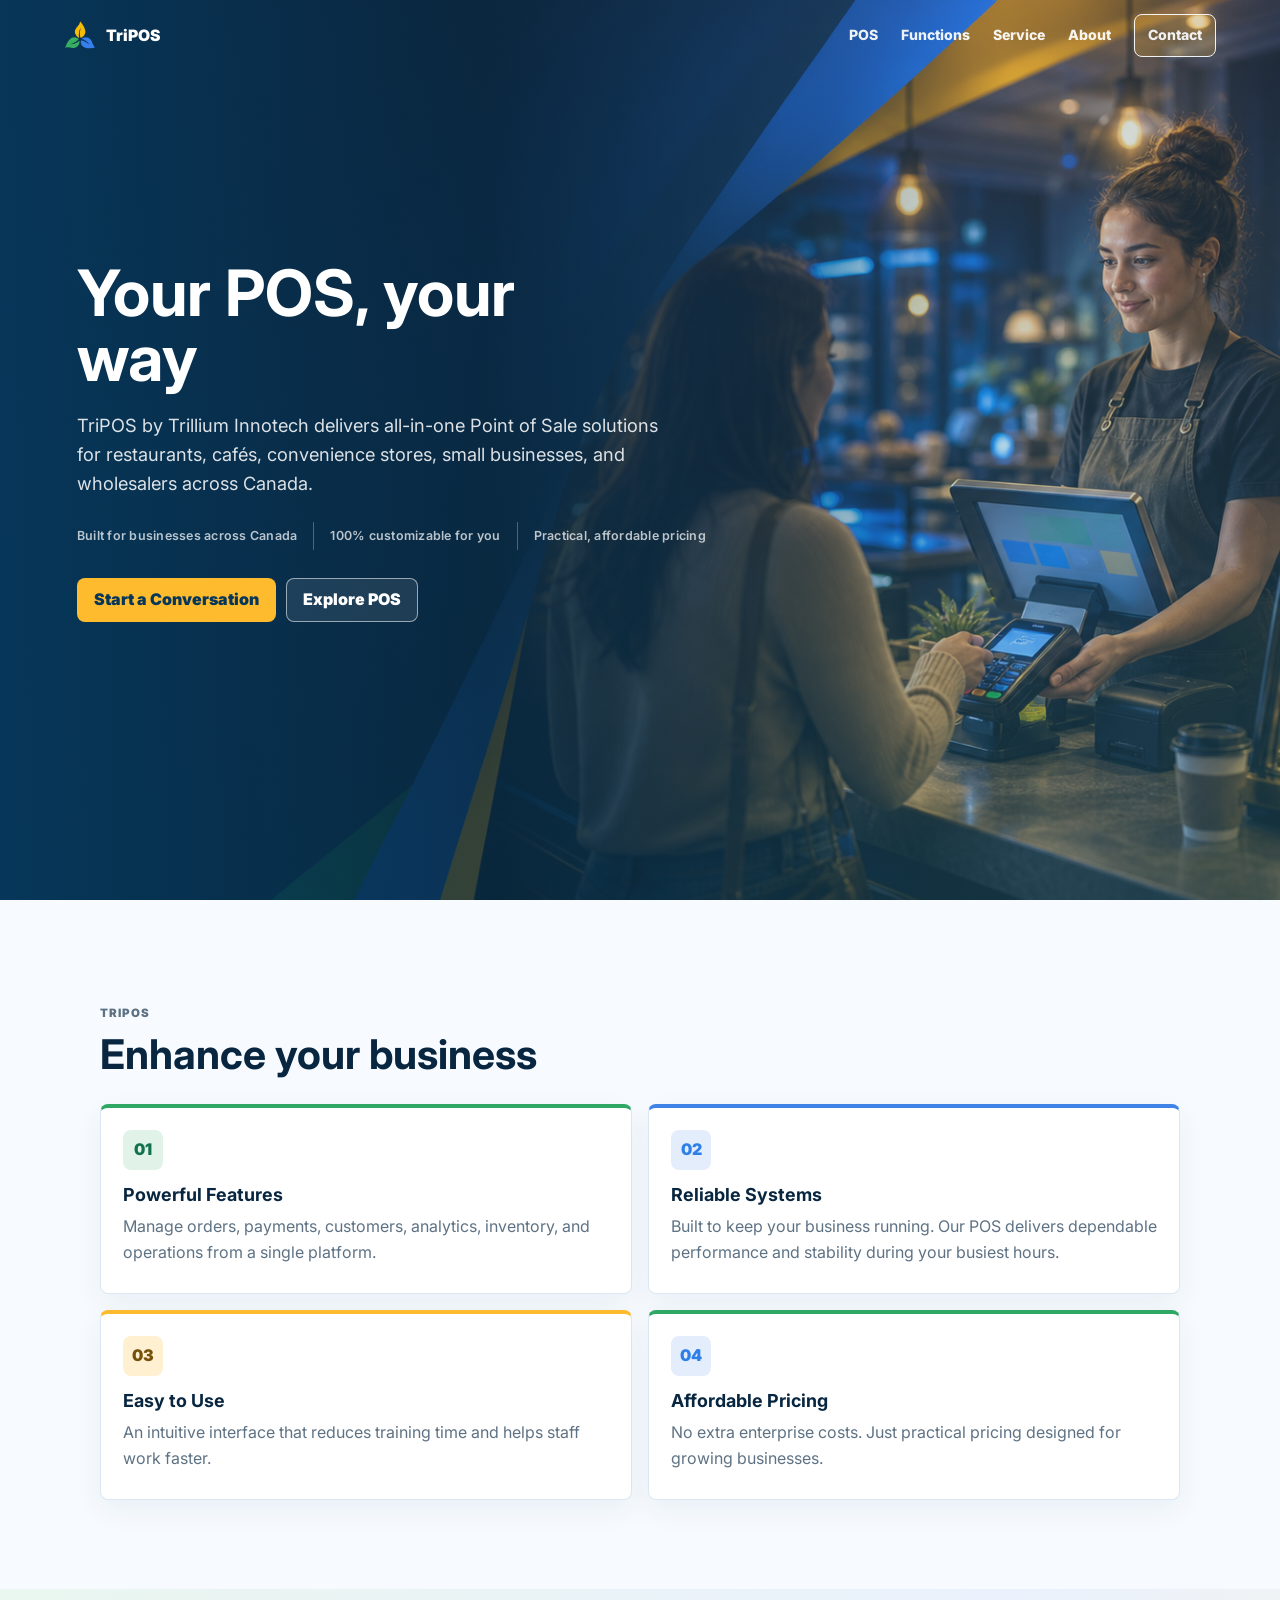
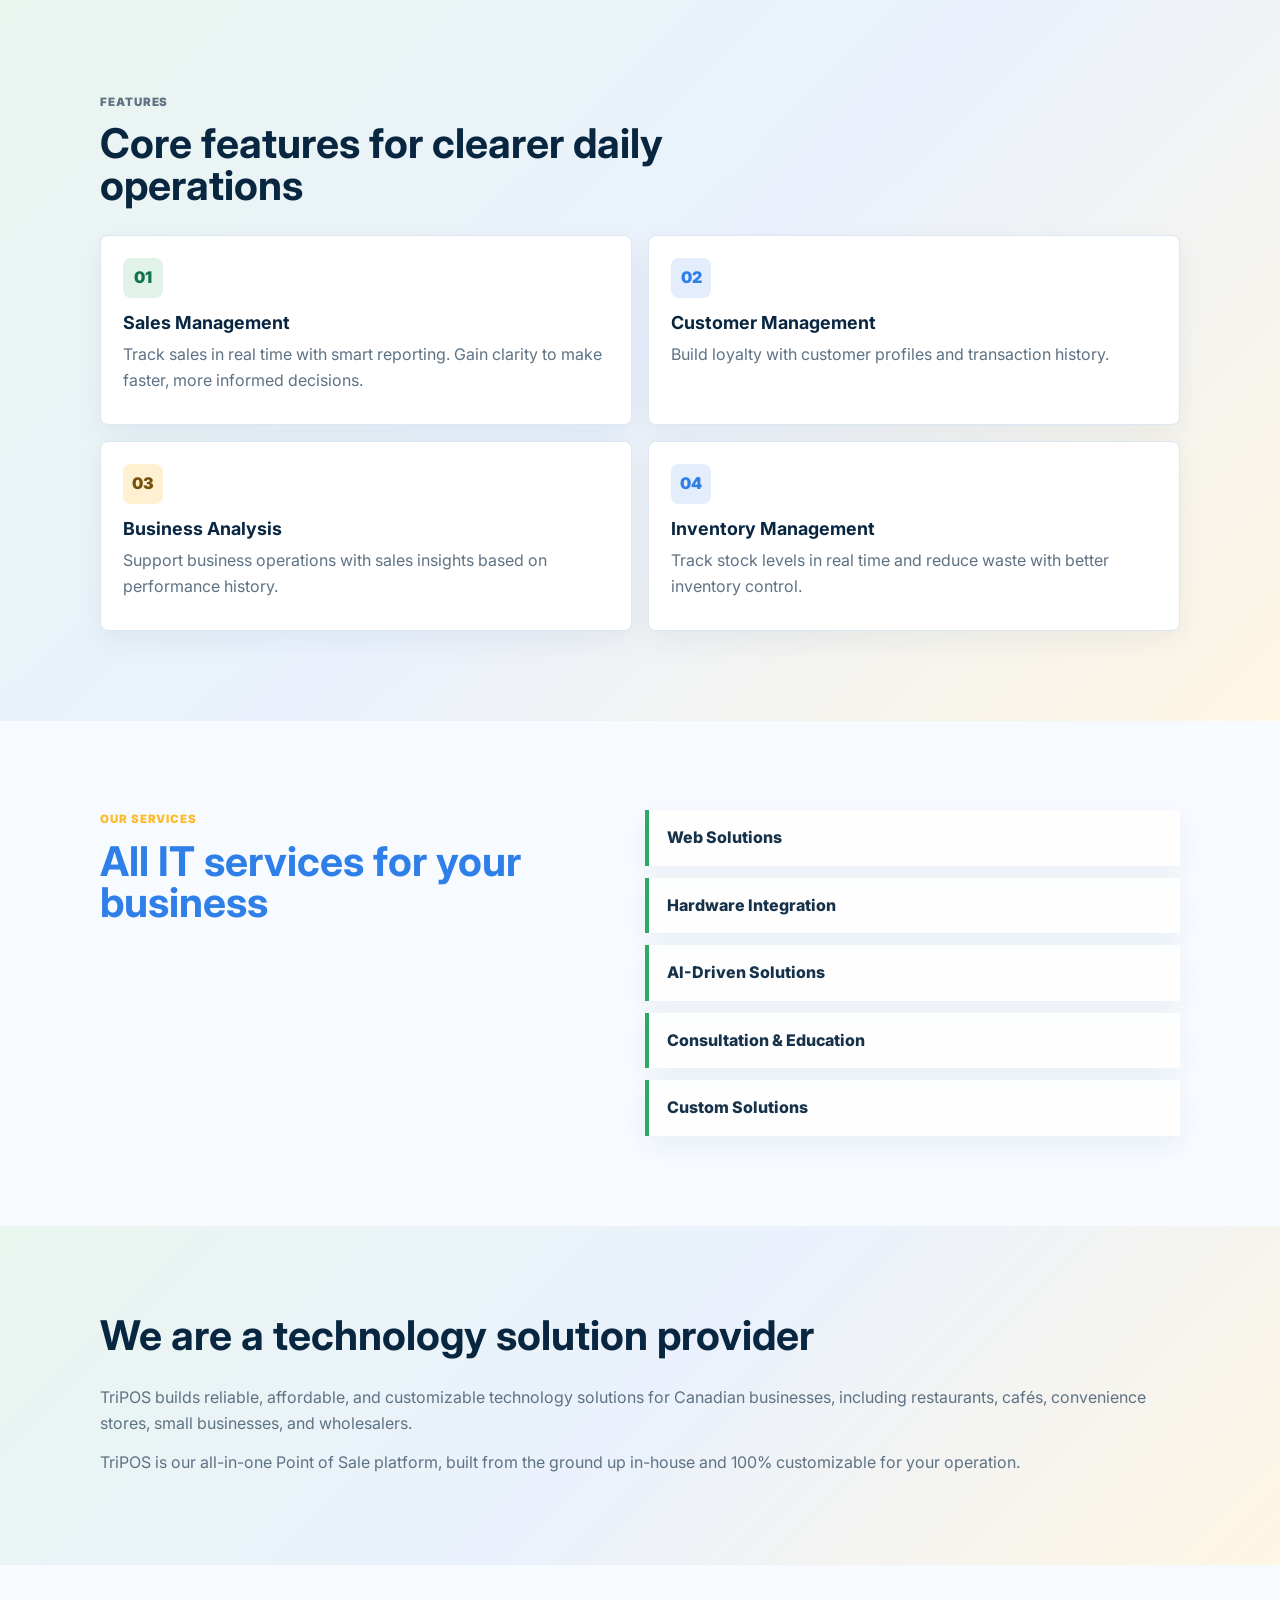
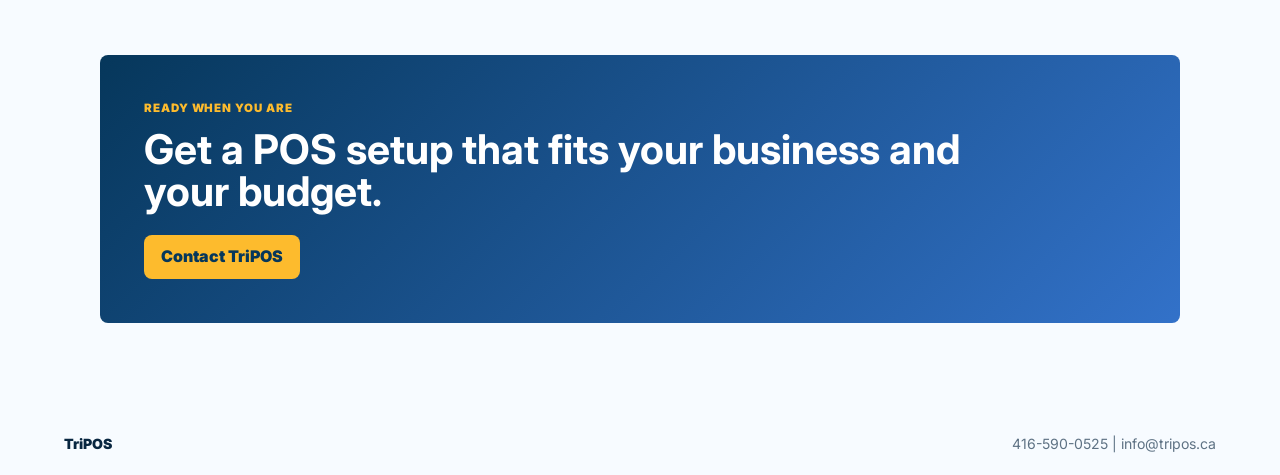
<file: index.html>
<!doctype html>
<html lang="en">
  <head>
    <meta charset="utf-8">
    <meta name="viewport" content="width=device-width, initial-scale=1">
    <meta name="description" content="TriPOS Canada delivers custom POS solutions for Canadian restaurants, cafes, and retail businesses.">
    <title>TriPOS Canada | Your POS, Your Way</title>
    <link rel="preconnect" href="https://fonts.googleapis.com">
    <link rel="preconnect" href="https://fonts.gstatic.com" crossorigin>
    <link href="https://fonts.googleapis.com/css2?family=Inter:wght@400;500;600;700;800;900&display=swap" rel="stylesheet">
    <link rel="icon" type="image/png" href="assets/logo_remove_bg.png">
    <link rel="stylesheet" href="styles.css">
  </head>
  <body>
    <header class="site-header" data-header>
      <a class="brand" href="index.html" aria-label="TriPOS home">
        <img src="assets/logo_remove_bg.png" alt="TriPOS" class="header-logo" aria-hidden="true">
        <span>TriPOS</span>
      </a>
      <nav class="nav" aria-label="Primary navigation">
        <a href="pos.html">POS</a>
        <a href="functions.html">Functions</a>
        <a href="service.html">Service</a>
        <a href="about.html">About</a>
        <a class="nav-cta" href="contact.html">Contact</a>
      </nav>
    </header>

    <main>
      <section class="hero">
        <img class="hero-image" src="assets/pos-hero.png" alt="Cafe checkout payment moment with POS technology">
        <div class="hero-overlay" aria-hidden="true"></div>
        <div class="hero-content">
          <h1>Your POS, your way</h1>
          <p class="hero-copy">
            TriPOS by Trillium Innotech delivers all-in-one Point of Sale solutions for restaurants, cafés, convenience stores, small businesses, and wholesalers across Canada.
          </p>
          <div class="trust-strip" aria-label="Key commitments">
            <span>Built for businesses across Canada</span>
            <span>100% customizable for you</span>
            <span>Practical, affordable pricing</span>
          </div>
          <div class="hero-actions">
            <a class="button primary" href="contact.html">Start a Conversation</a>
            <a class="button secondary" href="pos.html">Explore POS</a>
          </div>
        </div>
      </section>

      <section class="section">
        <div class="section-inner">
          <div class="section-heading">
            <p class="eyebrow">TriPOS</p>
            <h2>Enhance your business</h2>
          </div>
          <div class="feature-layout">
            <article class="feature-card strong">
              <span class="card-icon">01</span>
              <h3>Powerful Features</h3>
              <p>Manage orders, payments, customers, analytics, inventory, and operations from a single platform.</p>
            </article>
            <article class="feature-card strong">
              <span class="card-icon">02</span>
              <h3>Reliable Systems</h3>
              <p>Built to keep your business running. Our POS delivers dependable performance and stability during your busiest hours.</p>
            </article>
            <article class="feature-card strong">
              <span class="card-icon">03</span>
              <h3>Easy to Use</h3>
              <p>An intuitive interface that reduces training time and helps staff work faster.</p>
            </article>
            <article class="feature-card strong">
              <span class="card-icon">04</span>
              <h3>Affordable Pricing</h3>
              <p>No extra enterprise costs. Just practical pricing designed for growing businesses.</p>
            </article>
          </div>
        </div>
      </section>

      <section class="section band">
        <div class="section-inner">
          <div class="section-heading">
            <p class="eyebrow">Features</p>
            <h2>Core features for clearer daily operations</h2>
          </div>
          <div class="feature-layout">
            <article class="feature-card">
              <span class="card-icon">01</span>
              <h3>Sales Management</h3>
              <p>Track sales in real time with smart reporting. Gain clarity to make faster, more informed decisions.</p>
            </article>
            <article class="feature-card">
              <span class="card-icon">02</span>
              <h3>Customer Management</h3>
              <p>Build loyalty with customer profiles and transaction history.</p>
            </article>
            <article class="feature-card">
              <span class="card-icon">03</span>
              <h3>Business Analysis</h3>
              <p>Support business operations with sales insights based on performance history.</p>
            </article>
            <article class="feature-card">
              <span class="card-icon">04</span>
              <h3>Inventory Management</h3>
              <p>Track stock levels in real time and reduce waste with better inventory control.</p>
            </article>
          </div>
        </div>
      </section>

      <section class="section">
        <div class="section-inner split">
          <div>
            <p class="eyebrow">Our Services</p>
            <h2 style="color: var(--ocean);">All IT services for your business</h2>
          </div>
          <div class="check-list">
            <div class="check-item">
              <p>Web Solutions</p>
              <span class="check-desc">Custom websites and web applications tailored to your brand and business needs.</span>
            </div>
            <div class="check-item">
              <p>Hardware Integration</p>
              <span class="check-desc">Seamless setup and support for POS hardware, peripherals, and networking.</span>
            </div>
            <div class="check-item">
              <p>AI-Driven Solutions</p>
              <span class="check-desc">Smart automation and AI tools to streamline operations and boost efficiency.</span>
            </div>
            <div class="check-item">
              <p>Consultation &amp; Education</p>
              <span class="check-desc">Expert guidance and training to help your team get the most from your technology.</span>
            </div>
            <div class="check-item">
              <p>Custom Solutions</p>
              <span class="check-desc">Bespoke software and system builds designed around your unique workflow.</span>
            </div>
          </div>
        </div>
      </section>

      <section class="section band">
        <div class="section-inner">
          <div style="margin-bottom: 28px;">
            <h2>We are a technology solution provider</h2>
          </div>
          <div class="body-copy">
            <p>TriPOS builds reliable, affordable, and customizable technology solutions for Canadian businesses, including restaurants, cafés, convenience stores, small businesses, and wholesalers.</p>
            <p>TriPOS is our all-in-one Point of Sale platform, built from the ground up in-house and 100% customizable for your operation.</p>
          </div>
        </div>
      </section>

      <section class="section">
        <div class="section-inner cta-panel">
          <p class="eyebrow">Ready when you are</p>
          <h2>Get a POS setup that fits your business and your budget.</h2>
          <a class="button primary" href="contact.html">Contact TriPOS</a>
        </div>
      </section>
    </main>

    <footer class="footer">
      <span>TriPOS</span>
      <span>416-590-0525 | info@tripos.ca</span>
    </footer>

    <script src="script.js"></script>
  </body>
</html>
</file>
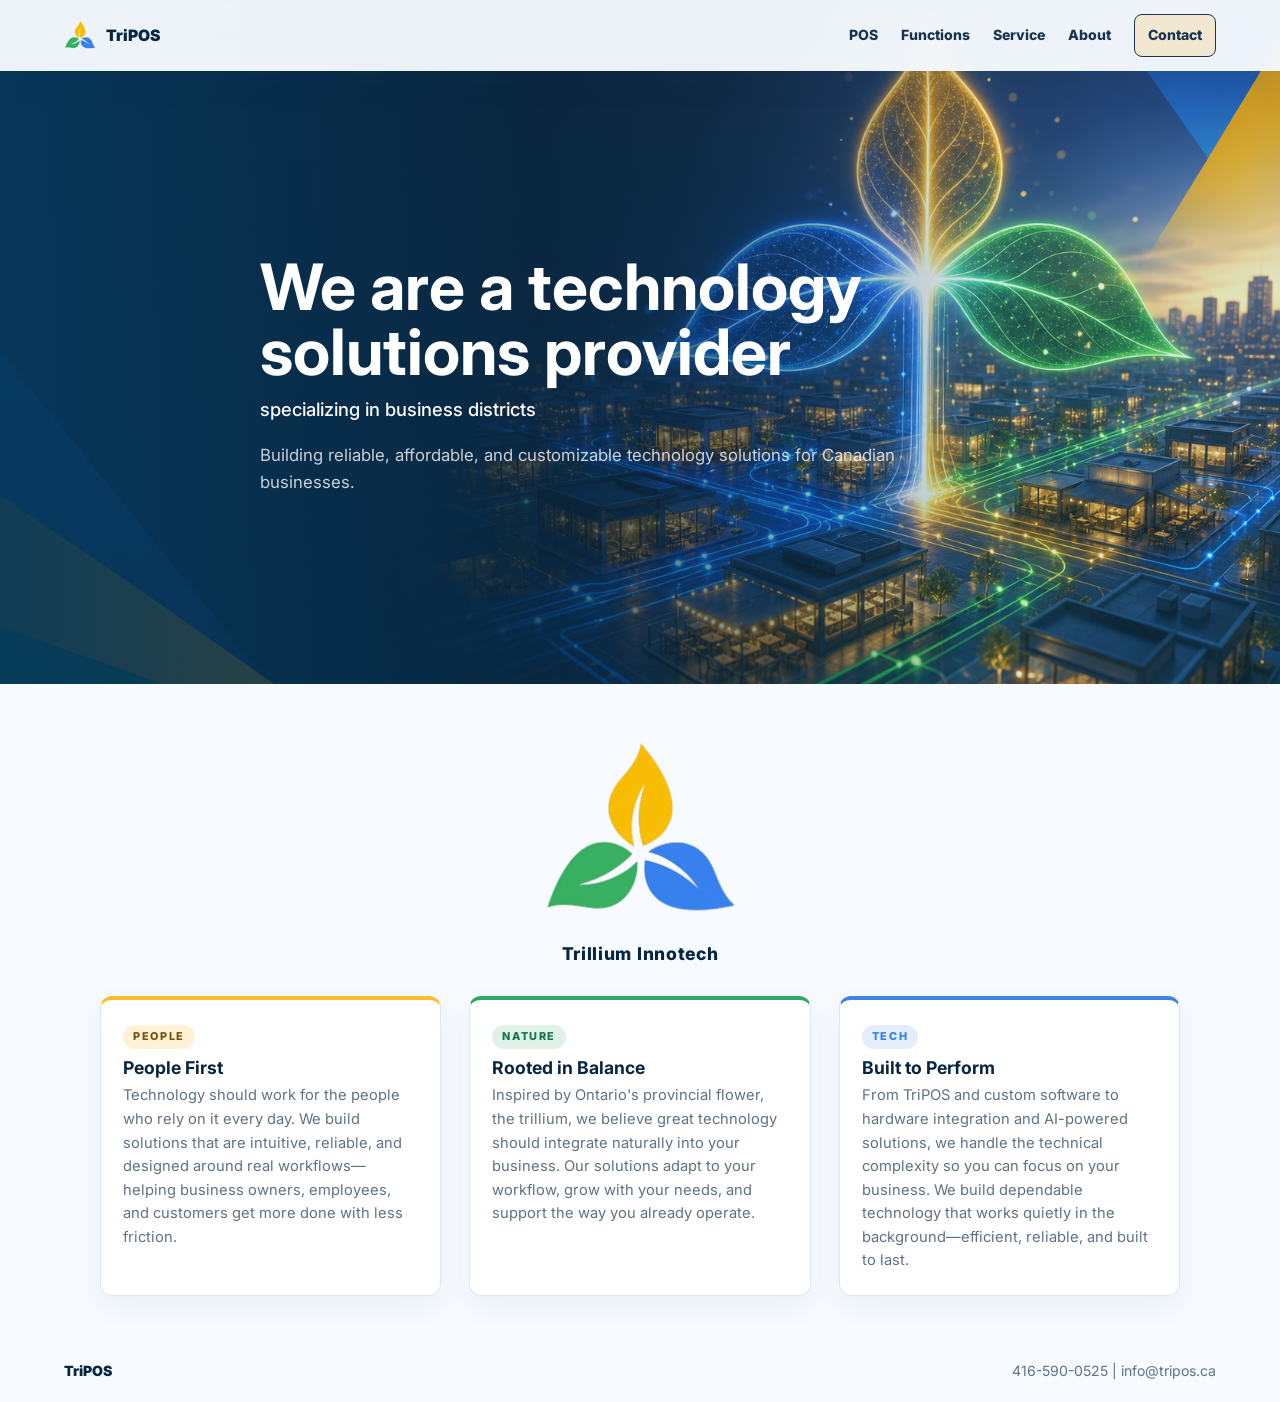
<file: about.html>
<!doctype html>
<html lang="en">
  <head>
    <meta charset="utf-8">
    <meta name="viewport" content="width=device-width, initial-scale=1">
    <meta name="description" content="Learn about TriPOS, a Canadian POS company focused on support, innovation, and practical technology.">
    <title>About | TriPOS</title>
    <link rel="preconnect" href="https://fonts.googleapis.com">
    <link rel="preconnect" href="https://fonts.gstatic.com" crossorigin>
    <link href="https://fonts.googleapis.com/css2?family=Inter:wght@400;500;600;700;800;900&display=swap" rel="stylesheet">
    <link rel="icon" type="image/png" href="assets/logo_remove_bg.png">
    <link rel="stylesheet" href="styles.css">
  </head>
  <body>
    <header class="site-header light" data-header>
      <a class="brand" href="index.html" aria-label="TriPOS home"><img src="assets/logo_remove_bg.png" alt="TriPOS" class="header-logo"><span>TriPOS</span></a>
      <nav class="nav" aria-label="Primary navigation">
        <a href="pos.html">POS</a><a href="functions.html">Functions</a><a href="service.html">Service</a><a href="about.html">About</a><a class="nav-cta" href="contact.html">Contact</a>
      </nav>
    </header>
    <main>
      <section class="page-hero">
        <img class="page-hero-image" src="assets/about-hero.png" alt="Abstract Trillium technology network connecting local businesses">
        <div class="page-hero-overlay" aria-hidden="true"></div>
        <div class="section-inner narrow">
          <h1>We are a technology solutions provider</h1>
          <p style="margin-top: 10px; color: var(--white); font-size: 1.15rem; font-weight: 500;">specializing in business districts</p>
          <p>Building reliable, affordable, and customizable technology solutions for Canadian businesses.</p>
        </div>
      </section>
      <section class="section about-trinity-section">
        <div class="section-inner trinity-layout">
          <div class="trinity-logo-cell">
            <img src="assets/logo_remove_bg.png" alt="Trillium Innotech" class="trinity-logo">
            <p class="trinity-tagline">Trillium Innotech</p>
          </div>
          <div class="trinity-cards">
            <article class="trinity-value trinity-people">
              <span class="trinity-label">People</span>
              <h3>People First</h3>
              <p>Technology should work for the people who rely on it every day. We build solutions that are intuitive, reliable, and designed around real workflows—helping business owners, employees, and customers get more done with less friction.</p>
            </article>
            <article class="trinity-value trinity-nature">
              <span class="trinity-label">Nature</span>
              <h3>Rooted in Balance</h3>
              <p>Inspired by Ontario's provincial flower, the trillium, we believe great technology should integrate naturally into your business. Our solutions adapt to your workflow, grow with your needs, and support the way you already operate.</p>
            </article>
            <article class="trinity-value trinity-tech">
              <span class="trinity-label">Tech</span>
              <h3>Built to Perform</h3>
              <p>From TriPOS and custom software to hardware integration and AI-powered solutions, we handle the technical complexity so you can focus on your business. We build dependable technology that works quietly in the background—efficient, reliable, and built to last.</p>
            </article>
          </div>
        </div>
      </section>
    </main>
    <footer class="footer"><span>TriPOS</span><span>416-590-0525 | info@tripos.ca</span></footer>
    <script src="script.js"></script>
  </body>
</html>
</file>
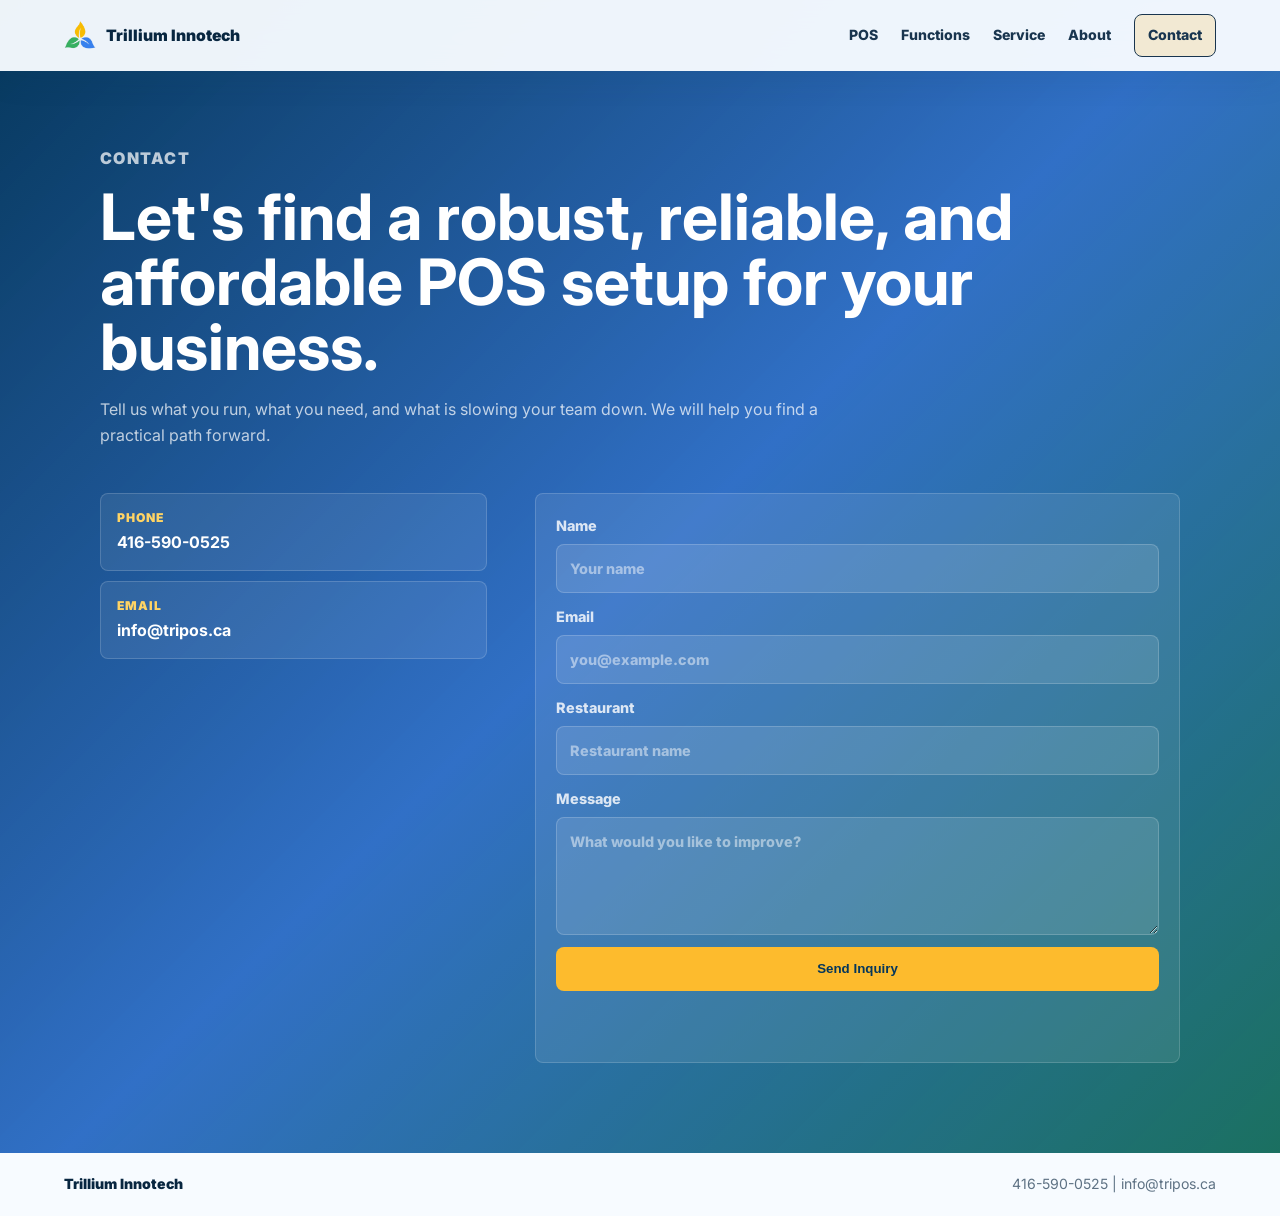
<file: contact.html>
<!doctype html>
<html lang="en">
  <head>
    <meta charset="utf-8">
    <meta name="viewport" content="width=device-width, initial-scale=1">
    <meta name="description" content="Contact Trillium Innotech for restaurant POS solutions in Canada.">
    <title>Contact | Trillium Innotech</title>
    <link rel="preconnect" href="https://fonts.googleapis.com">
    <link rel="preconnect" href="https://fonts.gstatic.com" crossorigin>
    <link href="https://fonts.googleapis.com/css2?family=Inter:wght@400;500;600;700;800;900&display=swap" rel="stylesheet">
    <link rel="icon" type="image/png" href="assets/logo_remove_bg.png">
    <link rel="stylesheet" href="styles.css">
  </head>
  <body>
    <header class="site-header light" data-header>
      <a class="brand" href="index.html" aria-label="Trillium Innotech home"><img src="assets/logo_remove_bg.png" alt="Trillium Innotech" class="header-logo"><span>Trillium Innotech</span></a>
      <nav class="nav" aria-label="Primary navigation">
        <a href="pos.html">POS</a><a href="functions.html">Functions</a><a href="service.html">Service</a><a href="about.html">About</a><a class="nav-cta" href="contact.html">Contact</a>
      </nav>
    </header>
    <main>
      <section class="contact page-contact">
        <div class="section-inner contact-stack">
          <div class="contact-intro">
            <p class="eyebrow">Contact</p>
            <h1>Let's find a robust, reliable, and affordable POS setup for your business.</h1>
            <p>Tell us what you run, what you need, and what is slowing your team down. We will help you find a practical path forward.</p>
          </div>
          <div class="contact-lower">
            <div class="contact-details">
              <div class="contact-methods" aria-label="Contact details">
                <a href="tel:4165900525"><span>Phone</span><strong>416-590-0525</strong></a>
                <a href="mailto:info@tripos.ca"><span>Email</span><strong>info@tripos.ca</strong></a>
              </div>
            </div>
            <form class="contact-form" action="/api/contact" method="post" aria-label="Contact form" data-contact-form>
              <label><span>Name</span><input type="text" name="name" autocomplete="name" placeholder="Your name" required></label>
              <label><span>Email</span><input type="email" name="email" autocomplete="email" placeholder="you@example.com" required></label>
              <label><span>Restaurant</span><input type="text" name="restaurant" placeholder="Restaurant name"></label>
              <label><span>Message</span><textarea name="message" rows="4" placeholder="What would you like to improve?" required></textarea></label>
              <button class="button primary" type="submit">Send Inquiry</button>
              <p class="form-status" data-form-status role="status" aria-live="polite"></p>
            </form>
          </div>
        </div>
      </section>
    </main>
    <footer class="footer"><span>Trillium Innotech</span><span>416-590-0525 | info@tripos.ca</span></footer>
    <script src="script.js"></script>
  </body>
</html>
</file>
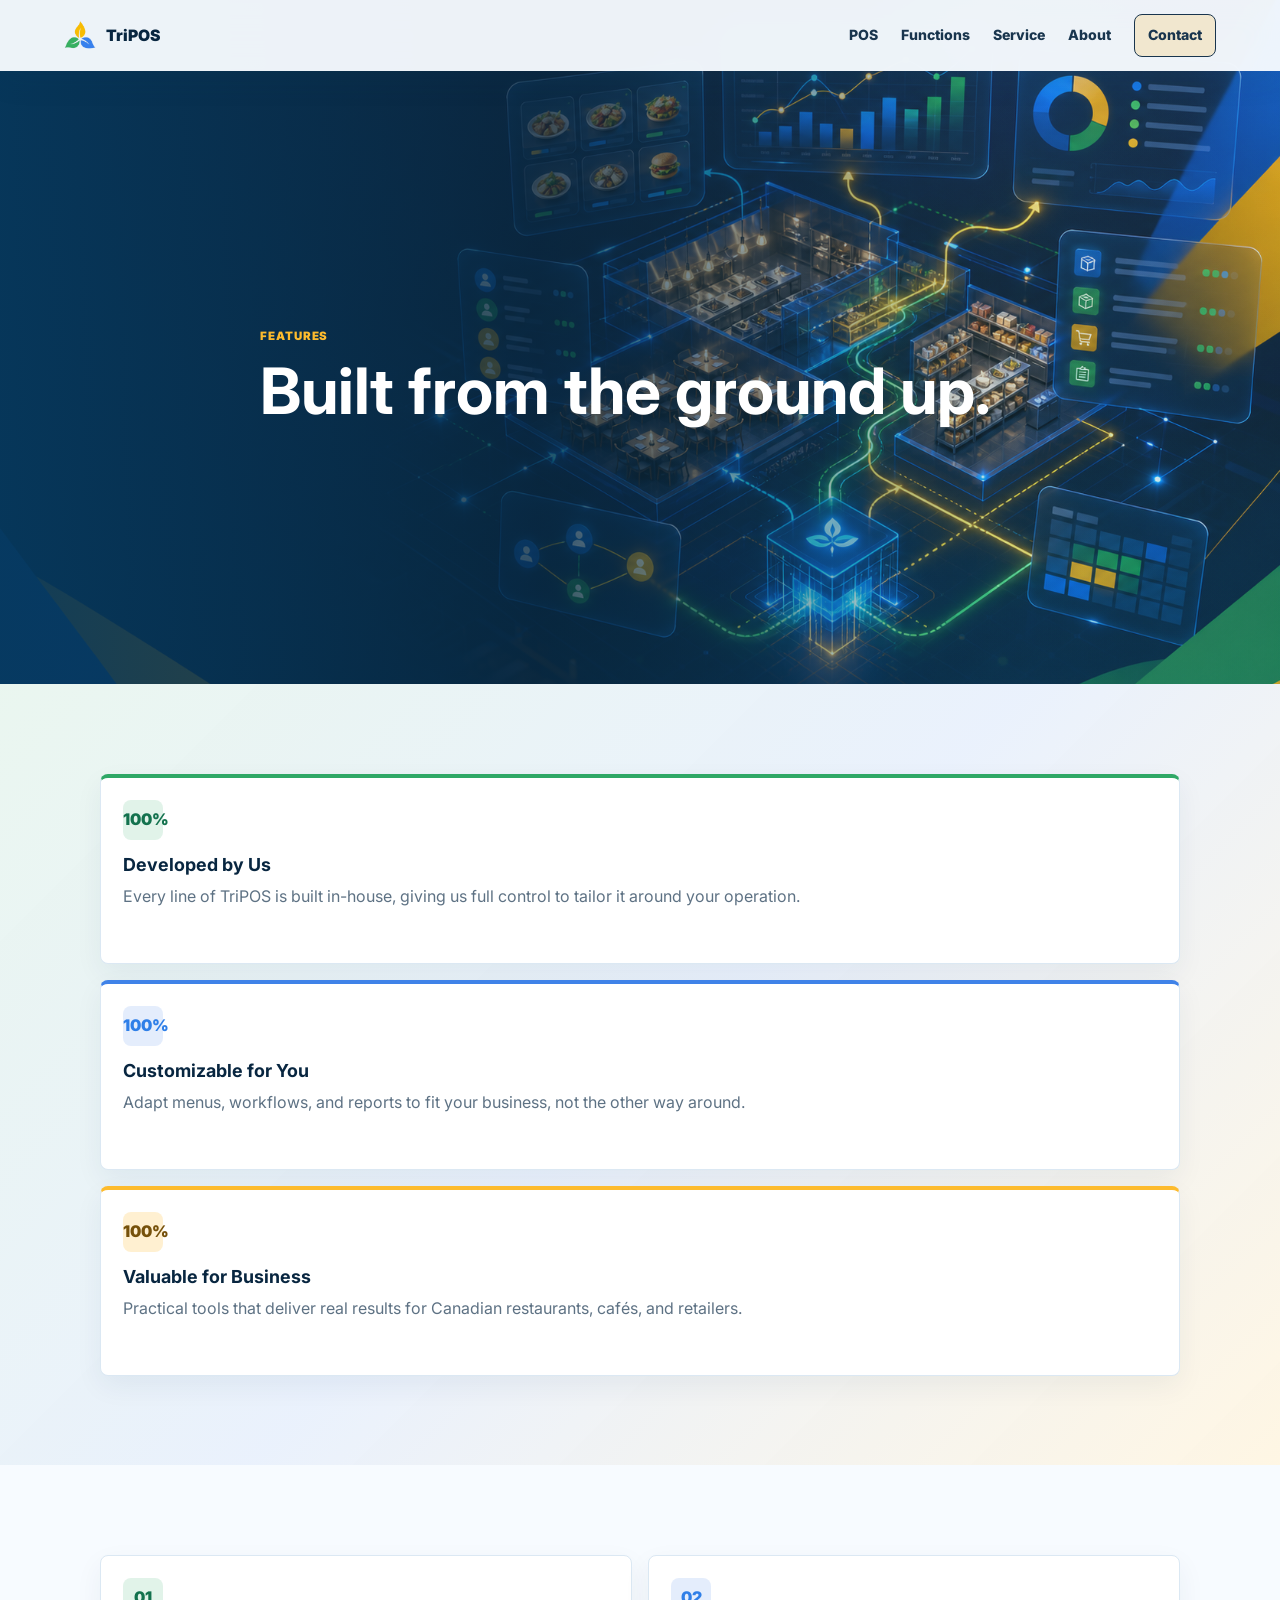
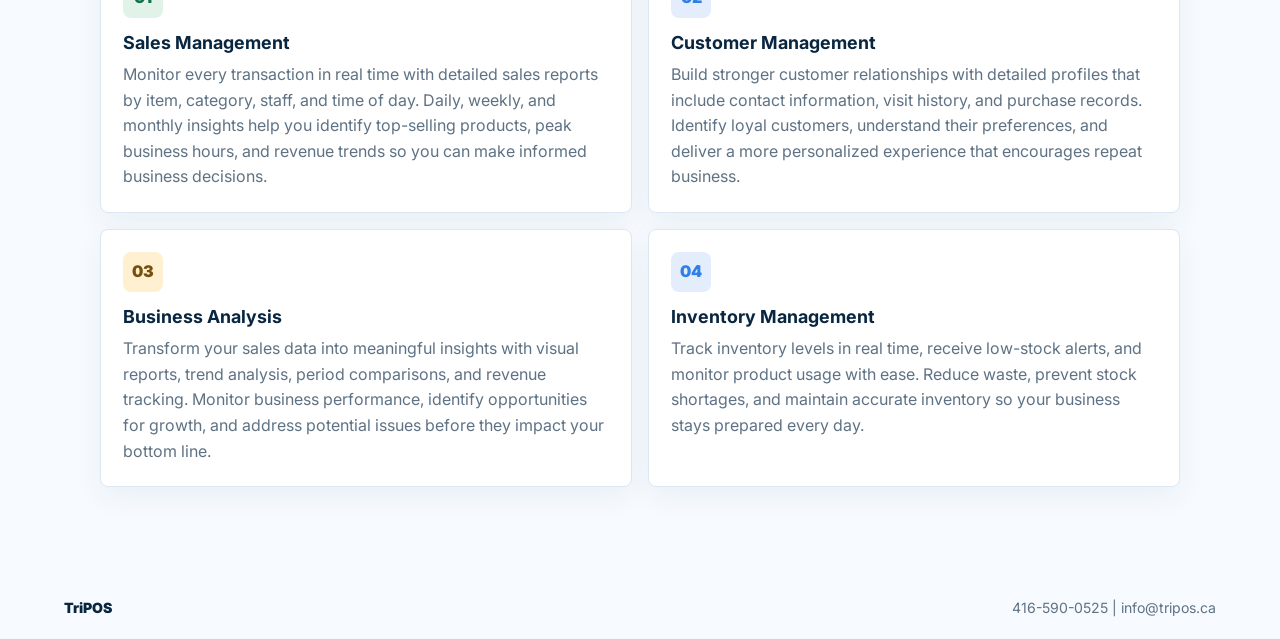
<file: functions.html>
<!doctype html>
<html lang="en">
  <head>
    <meta charset="utf-8">
    <meta name="viewport" content="width=device-width, initial-scale=1">
    <meta name="description" content="Explore TriPOS POS functions for real-time reporting, customer management, menu management, and purchase history.">
    <title>Functions | TriPOS</title>
    <link rel="preconnect" href="https://fonts.googleapis.com">
    <link rel="preconnect" href="https://fonts.gstatic.com" crossorigin>
    <link href="https://fonts.googleapis.com/css2?family=Inter:wght@400;500;600;700;800;900&display=swap" rel="stylesheet">
    <link rel="icon" type="image/png" href="assets/logo_remove_bg.png">
    <link rel="stylesheet" href="styles.css">
  </head>
  <body>
    <header class="site-header light" data-header>
      <a class="brand" href="index.html" aria-label="TriPOS home"><img src="assets/logo_remove_bg.png" alt="TriPOS" class="header-logo"><span>TriPOS</span></a>
      <nav class="nav" aria-label="Primary navigation">
        <a href="pos.html">POS</a><a href="functions.html">Functions</a><a href="service.html">Service</a><a href="about.html">About</a><a class="nav-cta" href="contact.html">Contact</a>
      </nav>
    </header>
    <main>
      <section class="page-hero">
        <img class="page-hero-image" src="assets/functions-hero.png" alt="Abstract restaurant operations command center with data panels">
        <div class="page-hero-overlay" aria-hidden="true"></div>
        <div class="section-inner narrow">
          <p class="eyebrow">Features</p>
          <h1>Built from the ground up.</h1>
        </div>
      </section>
      <section class="section band">
        <div class="section-inner">
          <div class="feature-layout stack">
            <article class="feature-card strong"><div class="card-header-row"><span class="card-icon">100%</span><h3>Developed by Us</h3></div><p>Every line of TriPOS is built in-house, giving us full control to tailor it around your operation.</p></article>
            <article class="feature-card strong"><div class="card-header-row"><span class="card-icon">100%</span><h3>Customizable for You</h3></div><p>Adapt menus, workflows, and reports to fit your business, not the other way around.</p></article>
            <article class="feature-card strong"><div class="card-header-row"><span class="card-icon">100%</span><h3>Valuable for Business</h3></div><p>Practical tools that deliver real results for Canadian restaurants, cafés, and retailers.</p></article>
          </div>
        </div>
      </section>
      <section class="section">
        <div class="section-inner feature-layout">
          <article class="feature-card">
            <span class="card-icon">01</span>
            <h3>Sales Management</h3>
            <p>Monitor every transaction in real time with detailed sales reports by item, category, staff, and time of day. Daily, weekly, and monthly insights help you identify top-selling products, peak business hours, and revenue trends so you can make informed business decisions.</p>
          </article>
          <article class="feature-card">
            <span class="card-icon">02</span>
            <h3>Customer Management</h3>
            <p>Build stronger customer relationships with detailed profiles that include contact information, visit history, and purchase records. Identify loyal customers, understand their preferences, and deliver a more personalized experience that encourages repeat business.</p>
          </article>
          <article class="feature-card">
            <span class="card-icon">03</span>
            <h3>Business Analysis</h3>
            <p>Transform your sales data into meaningful insights with visual reports, trend analysis, period comparisons, and revenue tracking. Monitor business performance, identify opportunities for growth, and address potential issues before they impact your bottom line.</p>
          </article>
          <article class="feature-card">
            <span class="card-icon">04</span>
            <h3>Inventory Management</h3>
            <p>Track inventory levels in real time, receive low-stock alerts, and monitor product usage with ease. Reduce waste, prevent stock shortages, and maintain accurate inventory so your business stays prepared every day.</p>
          </article>
        </div>
      </section>
    </main>
    <footer class="footer"><span>TriPOS</span><span>416-590-0525 | info@tripos.ca</span></footer>
    <script src="script.js"></script>
  </body>
</html>
</file>
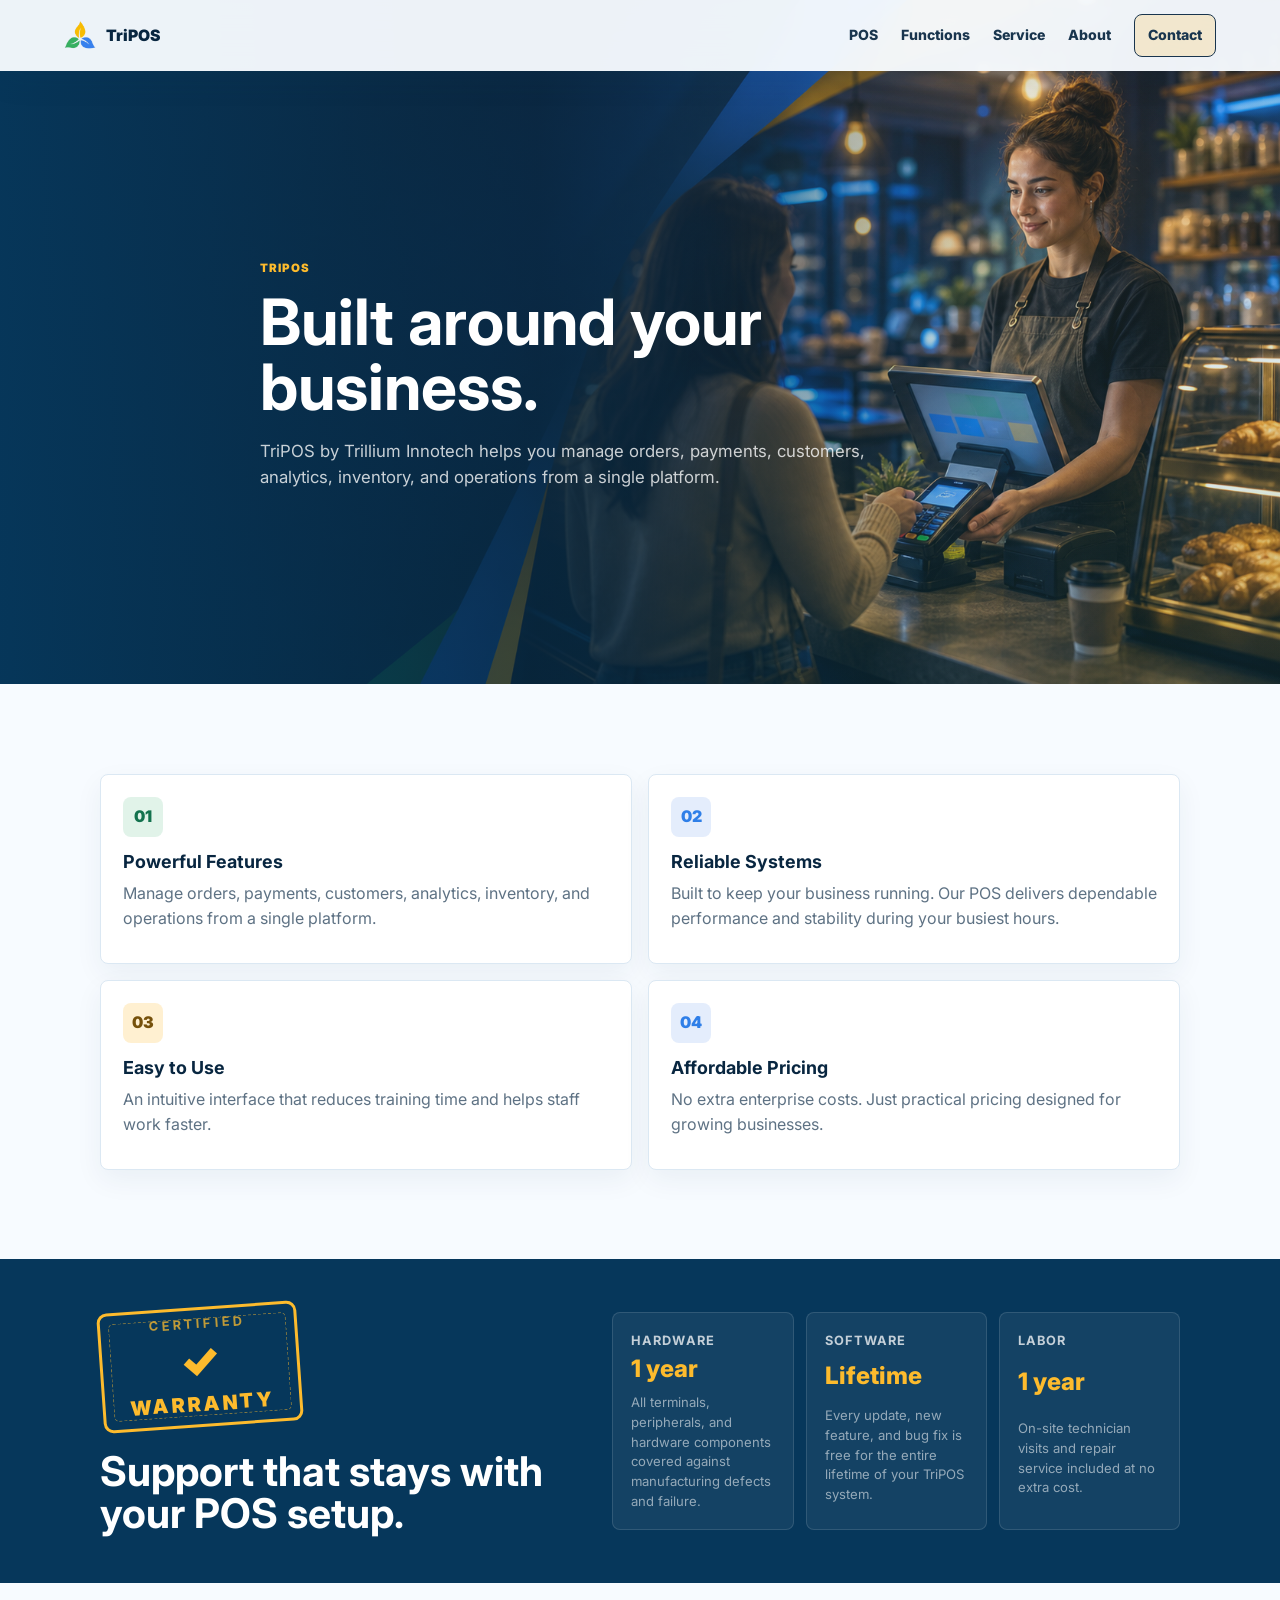
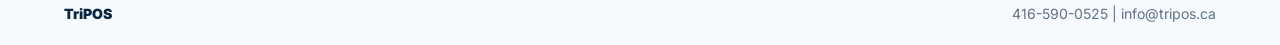
<file: pos.html>
<!doctype html>
<html lang="en">
  <head>
    <meta charset="utf-8">
    <meta name="viewport" content="width=device-width, initial-scale=1">
    <meta name="description" content="Custom POS systems for restaurants, cafes, and hospitality teams across Canada.">
    <title>POS System | TriPOS</title>
    <link rel="preconnect" href="https://fonts.googleapis.com">
    <link rel="preconnect" href="https://fonts.gstatic.com" crossorigin>
    <link href="https://fonts.googleapis.com/css2?family=Inter:wght@400;500;600;700;800;900&display=swap" rel="stylesheet">
    <link rel="icon" type="image/png" href="assets/logo_remove_bg.png">
    <link rel="stylesheet" href="styles.css">
  </head>
  <body>
    <header class="site-header light" data-header>
      <a class="brand" href="index.html" aria-label="TriPOS home"><img src="assets/logo_remove_bg.png" alt="TriPOS" class="header-logo"><span>TriPOS</span></a>
      <nav class="nav" aria-label="Primary navigation">
        <a href="pos.html">POS</a><a href="functions.html">Functions</a><a href="service.html">Service</a><a href="about.html">About</a><a class="nav-cta" href="contact.html">Contact</a>
      </nav>
    </header>
    <main>
      <section class="page-hero">
        <img class="page-hero-image" src="assets/pos-hero.png" alt="POS terminal and payment devices in a modern restaurant">
        <div class="page-hero-overlay" aria-hidden="true"></div>
        <div class="section-inner narrow">
          <p class="eyebrow">TriPOS</p>
          <h1>Built around your business.</h1>
          <p>TriPOS by Trillium Innotech helps you manage orders, payments, customers, analytics, inventory, and operations from a single platform.</p>
        </div>
      </section>
      <section class="section">
        <div class="section-inner feature-layout">
          <article class="feature-card"><span class="card-icon">01</span><h3>Powerful Features</h3><p>Manage orders, payments, customers, analytics, inventory, and operations from a single platform.</p></article>
          <article class="feature-card"><span class="card-icon">02</span><h3>Reliable Systems</h3><p>Built to keep your business running. Our POS delivers dependable performance and stability during your busiest hours.</p></article>
          <article class="feature-card"><span class="card-icon">03</span><h3>Easy to Use</h3><p>An intuitive interface that reduces training time and helps staff work faster.</p></article>
          <article class="feature-card"><span class="card-icon">04</span><h3>Affordable Pricing</h3><p>No extra enterprise costs. Just practical pricing designed for growing businesses.</p></article>
        </div>
      </section>
      <section class="section warranty-section">
        <div class="section-inner warranty-strip">
          <div class="warranty-intro">
            <div class="warranty-stamp" aria-hidden="true">
              <span class="stamp-label">Certified</span>
              <span class="stamp-check">✓</span>
              <span class="stamp-word">Warranty</span>
            </div>
            <h2>Support that stays with your POS setup.</h2>
          </div>
          <div class="warranty-list">
            <div class="warranty-card">
              <strong>Hardware</strong>
              <span>1 year</span>
              <p>All terminals, peripherals, and hardware components covered against manufacturing defects and failure.</p>
            </div>
            <div class="warranty-card">
              <strong>Software</strong>
              <span>Lifetime</span>
              <p>Every update, new feature, and bug fix is free for the entire lifetime of your TriPOS system.</p>
            </div>
            <div class="warranty-card">
              <strong>Labor</strong>
              <span>1 year</span>
              <p>On-site technician visits and repair service included at no extra cost.</p>
            </div>
          </div>
        </div>
      </section>
    </main>
    <footer class="footer"><span>TriPOS</span><span>416-590-0525 | info@tripos.ca</span></footer>
    <script src="script.js"></script>
  </body>
</html>
</file>
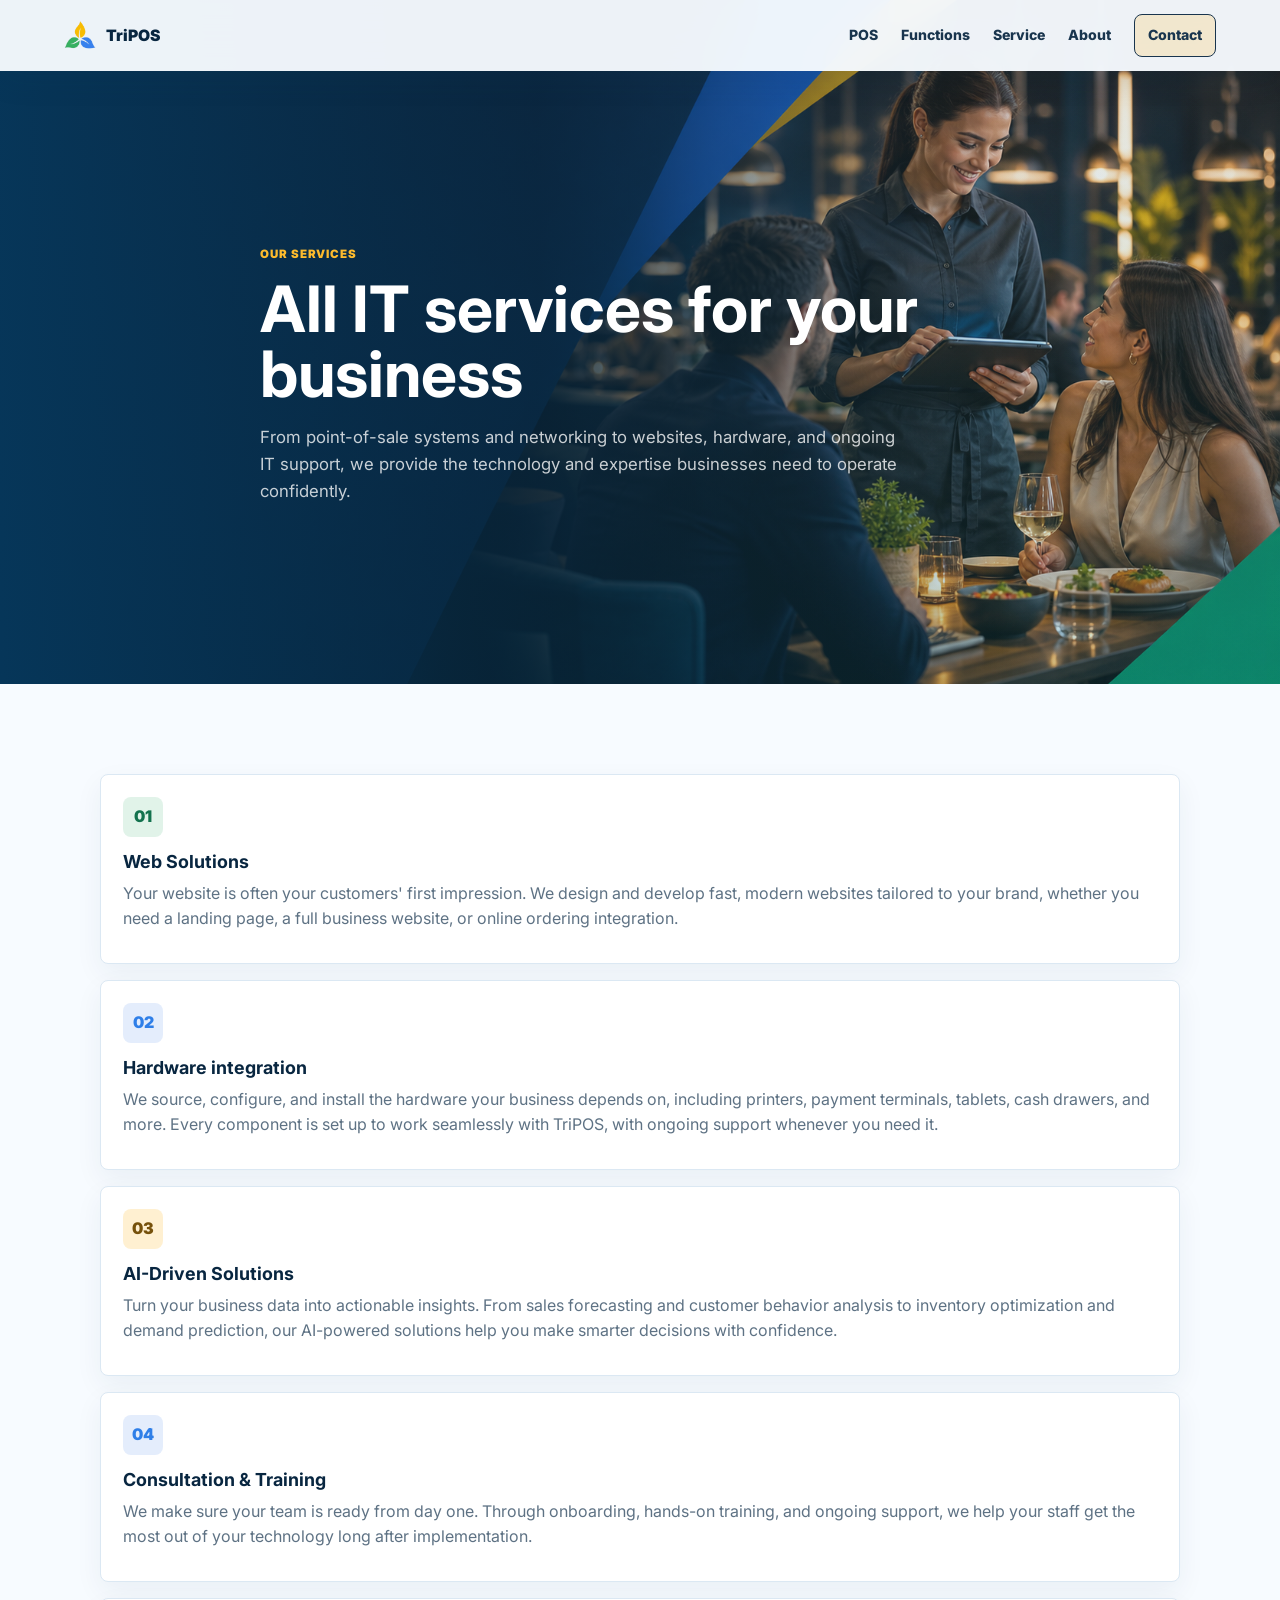
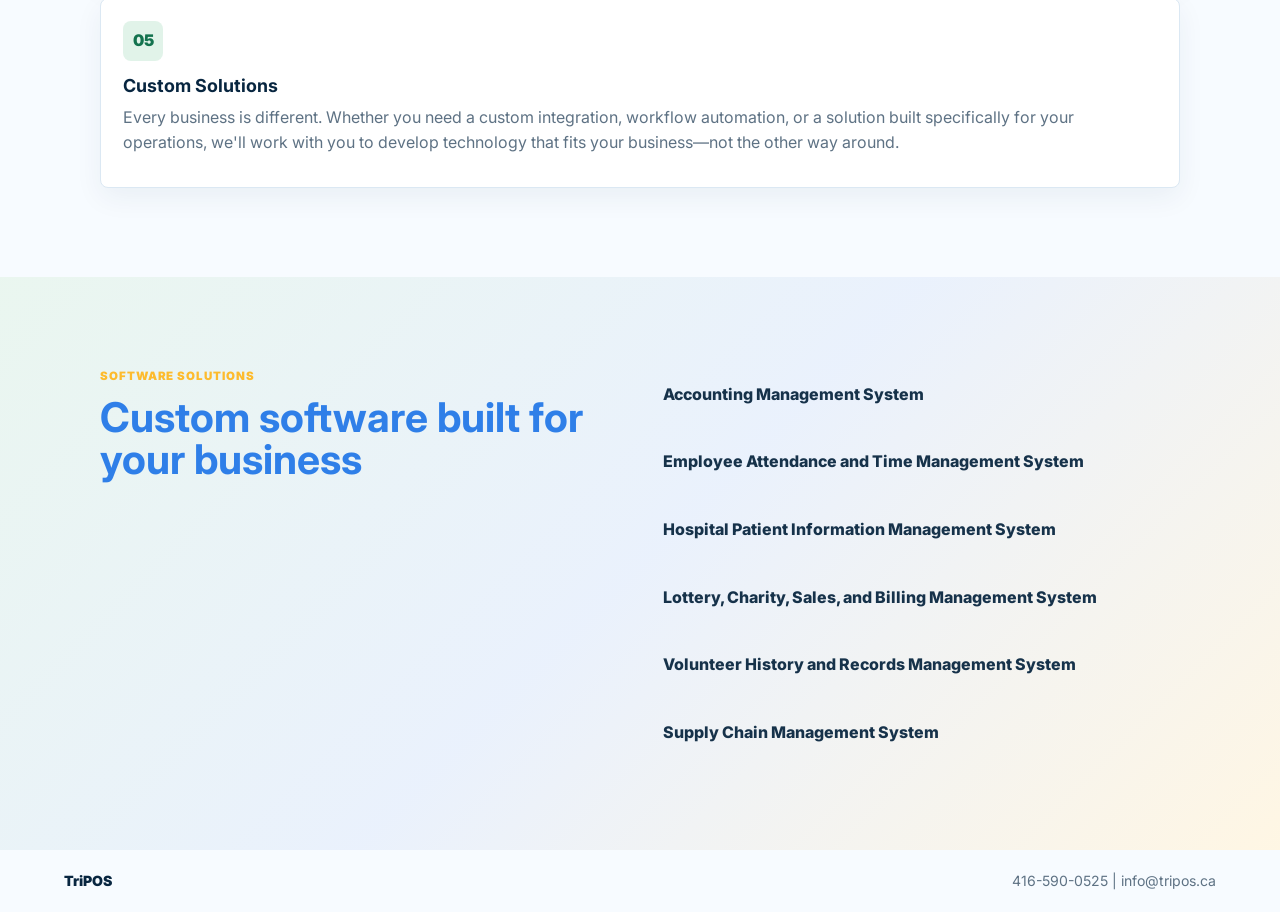
<file: service.html>
<!doctype html>
<html lang="en">
  <head>
    <meta charset="utf-8">
    <meta name="viewport" content="width=device-width, initial-scale=1">
    <meta name="description" content="All-in-one POS service solutions from TriPOS, including mobile POS, websites, analytics, hardware, and digital branding.">
    <title>Service | TriPOS</title>
    <link rel="preconnect" href="https://fonts.googleapis.com">
    <link rel="preconnect" href="https://fonts.gstatic.com" crossorigin>
    <link href="https://fonts.googleapis.com/css2?family=Inter:wght@400;500;600;700;800;900&display=swap" rel="stylesheet">
    <link rel="icon" type="image/png" href="assets/logo_remove_bg.png">
    <link rel="stylesheet" href="styles.css">
  </head>
  <body>
    <header class="site-header light" data-header>
      <a class="brand" href="index.html" aria-label="TriPOS home"><img src="assets/logo_remove_bg.png" alt="TriPOS" class="header-logo"><span>TriPOS</span></a>
      <nav class="nav" aria-label="Primary navigation">
        <a href="pos.html">POS</a><a href="functions.html">Functions</a><a href="service.html">Service</a><a href="about.html">About</a><a class="nav-cta" href="contact.html">Contact</a>
      </nav>
    </header>
    <main>
      <section class="page-hero">
        <img class="page-hero-image" src="assets/service-hero.png" alt="Restaurant server taking an order at the table with a tablet">
        <div class="page-hero-overlay" aria-hidden="true"></div>
        <div class="section-inner narrow">
          <p class="eyebrow">Our Services</p>
          <h1>All IT services for your business</h1>
          <p>From point-of-sale systems and networking to websites, hardware, and ongoing IT support, we provide the technology and expertise businesses need to operate confidently.</p>
        </div>
      </section>
      <section class="section">
        <div class="section-inner feature-layout stack">
          <article class="feature-card">
            <span class="card-icon">01</span>
            <h3>Web Solutions</h3>
            <p>Your website is often your customers' first impression. We design and develop fast, modern websites tailored to your brand, whether you need a landing page, a full business website, or online ordering integration.</p>
          </article>
          <article class="feature-card">
            <span class="card-icon">02</span>
            <h3>Hardware integration</h3>
            <p>We source, configure, and install the hardware your business depends on, including printers, payment terminals, tablets, cash drawers, and more. Every component is set up to work seamlessly with TriPOS, with ongoing support whenever you need it.</p>
          </article>
          <article class="feature-card">
            <span class="card-icon">03</span>
            <h3>AI-Driven Solutions</h3>
            <p>Turn your business data into actionable insights. From sales forecasting and customer behavior analysis to inventory optimization and demand prediction, our AI-powered solutions help you make smarter decisions with confidence.</p>
          </article>
          <article class="feature-card">
            <span class="card-icon">04</span>
            <h3>Consultation &amp; Training</h3>
            <p>We make sure your team is ready from day one. Through onboarding, hands-on training, and ongoing support, we help your staff get the most out of your technology long after implementation.</p>
          </article>
          <article class="feature-card">
            <span class="card-icon">05</span>
            <h3>Custom Solutions</h3>
            <p>Every business is different. Whether you need a custom integration, workflow automation, or a solution built specifically for your operations, we'll work with you to develop technology that fits your business—not the other way around.</p>
          </article>
        </div>
      </section>
      <section class="section band">
        <div class="section-inner split">
          <div>
            <p class="eyebrow">Software Solutions</p>
            <h2 style="color: var(--ocean);">Custom software built for your business</h2>
          </div>
          <div class="check-list">
            <p>Accounting Management System</p>
            <p>Employee Attendance and Time Management System</p>
            <p>Hospital Patient Information Management System</p>
            <p>Lottery, Charity, Sales, and Billing Management System</p>
            <p>Volunteer History and Records Management System</p>
            <p>Supply Chain Management System</p>
          </div>
        </div>
      </section>
    </main>
    <footer class="footer"><span>TriPOS</span><span>416-590-0525 | info@tripos.ca</span></footer>
    <script src="script.js"></script>
  </body>
</html>
</file>
<file: styles.css>
:root {
  --navy: #06375b;
  --blue-slate: #3f82e8;
  --deep-teal: #13724e;
  --ocean: #2f7fe8;
  --aqua: #2fa866;
  --gold: #fdbb2d;
  --amber: #ffd464;
  --charcoal: #082640;
  --ink: #16324a;
  --muted: #5e7284;
  --paper: #f7fbff;
  --line: #dbe8f3;
  --white: #ffffff;
  --shadow: 0 18px 55px rgba(6, 55, 91, 0.14);
}

* {
  box-sizing: border-box;
}

html {
  scroll-behavior: smooth;
}

body {
  margin: 0;
  font-family: Inter, Arial, sans-serif;
  color: var(--ink);
  background: var(--paper);
  line-height: 1.6;
}

a {
  color: inherit;
  text-decoration: none;
}

img {
  display: block;
  max-width: 100%;
}

h1,
h2,
h3,
p {
  overflow-wrap: anywhere;
}

h1,
h2,
h3 {
  margin: 0;
  color: var(--charcoal);
  line-height: 1.02;
  letter-spacing: 0;
}

h1 {
  font-size: clamp(2.45rem, 5vw, 4.75rem);
}

h2 {
  font-size: clamp(1.8rem, 3.2vw, 3rem);
}

h3 {
  font-size: 1.12rem;
}

p {
  margin: 0;
}

.site-header {
  position: fixed;
  top: 0;
  left: 0;
  right: 0;
  z-index: 20;
  display: flex;
  align-items: center;
  justify-content: space-between;
  gap: 20px;
  padding: 14px clamp(20px, 5vw, 64px);
  color: var(--white);
  transition: background 180ms ease, box-shadow 180ms ease, color 180ms ease;
}

.site-header.light,
.site-header.is-scrolled {
  background: rgba(247, 251, 255, 0.96);
  color: var(--charcoal);
  box-shadow: 0 10px 30px rgba(6, 55, 91, 0.09);
  backdrop-filter: blur(16px);
}

.brand {
  display: inline-flex;
  align-items: center;
  gap: 10px;
  font-size: 0.98rem;
  font-weight: 900;
}

.header-logo {
  height: 32px;
  width: auto;
  max-width: none;
  display: block;
}

.nav {
  display: flex;
  align-items: center;
  gap: clamp(12px, 1.8vw, 24px);
  font-size: 0.88rem;
  font-weight: 800;
}

.nav a {
  opacity: 0.92;
}

.nav-cta {
  padding: 9px 13px;
  border: 1px solid currentColor;
  border-radius: 8px;
  background: rgba(253, 187, 45, 0.22);
}

.hero {
  position: relative;
  height: 100vh;
  display: grid;
  align-items: center;
  overflow: hidden;
  color: var(--white);
}

.hero-image,
.hero-overlay {
  position: absolute;
  inset: 0;
  width: 100%;
  height: 100%;
}

.hero-image {
  object-fit: cover;
}

.hero-overlay {
  background:
    linear-gradient(90deg, rgba(6, 55, 91, 0.94) 0%, rgba(8, 38, 64, 0.78) 38%, rgba(63, 130, 232, 0.2) 76%),
    linear-gradient(0deg, rgba(47, 168, 102, 0.18), rgba(253, 187, 45, 0.08));
}

.hero-content {
  position: relative;
  z-index: 1;
  width: min(720px, calc(100% - 40px));
  margin-left: clamp(20px, 6vw, 78px);
  padding-top: 54px;
  padding-bottom: 72px;
}

.hero h1 {
  color: var(--white);
  max-width: 12ch;
}

.contact h1 {
  color: var(--white);
  max-width: 980px;
}

.hero-copy {
  max-width: 600px;
  margin-top: 20px;
  color: rgba(255, 255, 255, 0.86);
  font-size: clamp(1rem, 1.45vw, 1.14rem);
}


.eyebrow {
  margin: 0 0 12px;
  color: var(--gold);
  font-size: 0.72rem;
  font-weight: 900;
  letter-spacing: 0.08em;
  text-transform: uppercase;
}

.trust-strip {
  display: flex;
  flex-wrap: wrap;
  align-items: center;
  gap: 0;
  margin-top: 24px;
}

.trust-strip span {
  padding: 4px 16px;
  border-left: 1px solid rgba(255, 255, 255, 0.28);
  color: rgba(255, 255, 255, 0.72);
  font-size: 0.78rem;
  font-weight: 600;
  letter-spacing: 0.02em;
}

.trust-strip span:first-child {
  border-left: none;
  padding-left: 0;
}

.hero-actions {
  display: flex;
  flex-wrap: wrap;
  gap: 10px;
  margin-top: 28px;
}

.button {
  display: inline-flex;
  align-items: center;
  justify-content: center;
  min-height: 44px;
  padding: 11px 16px;
  border: 1px solid transparent;
  border-radius: 8px;
  font-weight: 900;
  line-height: 1.1;
  cursor: pointer;
}

.button.primary {
  background: var(--gold);
  color: var(--navy);
}

.button.secondary {
  border-color: rgba(255, 255, 255, 0.55);
  color: var(--white);
  background: rgba(255, 255, 255, 0.09);
}

.section {
  padding: clamp(56px, 7vw, 92px) 0;
}

.section-inner {
  width: min(1080px, calc(100% - 40px));
  margin: 0 auto;
}

.section-inner.narrow {
  width: min(760px, calc(100% - 40px));
}

.section-heading {
  max-width: 700px;
  margin-bottom: 28px;
}

.section-heading p {
  max-width: 600px;
  margin-top: 14px;
  color: var(--muted);
}

.feature-layout {
  display: grid;
  grid-template-columns: repeat(3, minmax(0, 1fr));
  gap: 16px;
}

.feature-layout {
  grid-template-columns: repeat(2, minmax(0, 1fr));
}

.feature-layout.stack {
  grid-template-columns: 1fr;
}

.feature-card {
  min-height: 190px;
  padding: 22px;
  border: 1px solid var(--line);
  border-radius: 8px;
  background: var(--white);
  box-shadow: 0 10px 28px rgba(6, 55, 91, 0.06);
}

.feature-card.strong {
  border-top: 4px solid var(--aqua);
}

.feature-card.strong:nth-child(2) {
  border-top-color: var(--blue-slate);
}

.feature-card.strong:nth-child(3) {
  border-top-color: var(--gold);
}

.feature-card h3 {
  margin-top: 16px;
}

.feature-card p {
  margin-top: 10px;
  color: var(--muted);
}

.card-icon {
  display: grid;
  place-items: center;
  width: 40px;
  height: 40px;
  border-radius: 8px;
  background: rgba(47, 168, 102, 0.14);
  color: var(--deep-teal);
  font-weight: 900;
}

.feature-card:nth-child(2n) .card-icon {
  background: rgba(63, 130, 232, 0.14);
  color: var(--ocean);
}

.feature-card:nth-child(3n) .card-icon {
  background: rgba(253, 187, 45, 0.22);
  color: #76510b;
}

.band {
  background:
    linear-gradient(135deg, rgba(47, 168, 102, 0.1), rgba(63, 130, 232, 0.11), rgba(253, 187, 45, 0.13)),
    var(--white);
}

.split,
.contact-grid {
  display: grid;
  grid-template-columns: minmax(0, 0.95fr) minmax(0, 1.05fr);
  gap: clamp(28px, 5vw, 60px);
  align-items: start;
}

.check-list {
  display: grid;
  gap: 12px;
}

.check-item {
  border-left: 4px solid var(--aqua);
  background: rgba(255, 255, 255, 0.86);
  box-shadow: 0 10px 26px rgba(6, 55, 91, 0.06);
  overflow: hidden;
  cursor: default;
}

.check-list p {
  padding: 15px 18px;
  color: var(--ink);
  font-weight: 800;
}

.check-desc {
  display: block;
  max-height: 0;
  overflow: hidden;
  padding: 0 18px;
  color: var(--muted);
  font-size: 0.86rem;
  line-height: 1.5;
  transition: max-height 300ms ease, padding 300ms ease;
}

.check-item:hover .check-desc {
  max-height: 60px;
  padding: 0 18px 14px;
}

.warranty-strip {
  display: grid;
  grid-template-columns: minmax(0, 0.9fr) minmax(0, 1.1fr);
  gap: clamp(24px, 4vw, 48px);
  align-items: center;
}

.warranty-list {
  display: grid;
  grid-template-columns: repeat(3, minmax(0, 1fr));
  gap: 12px;
}

.warranty-section {
  background: var(--navy);
  padding: clamp(32px, 4vw, 48px) 0;
}

.warranty-section h2 {
  color: var(--white);
}

.warranty-strip .eyebrow {
  color: var(--gold);
  font-size: 1rem;
  font-weight: 800;
  letter-spacing: 0.12em;
}

.warranty-intro {
  display: flex;
  flex-direction: column;
  align-items: flex-start;
}

.warranty-stamp {
  position: relative;
  width: 200px;
  aspect-ratio: 5 / 3;
  margin-bottom: 24px;
  border: 3px solid var(--gold);
  border-radius: 10px;
  display: flex;
  flex-direction: column;
  align-items: center;
  justify-content: center;
  gap: 4px;
  color: var(--gold);
  transform: rotate(-4deg);
}

.warranty-stamp::before {
  content: '';
  position: absolute;
  inset: 8px;
  border: 1px dashed var(--gold);
  border-radius: 5px;
  opacity: 0.5;
}

.stamp-label {
  font-size: 0.8rem;
  font-weight: 700;
  letter-spacing: 0.25em;
  text-transform: uppercase;
  opacity: 0.75;
}

.stamp-check {
  font-size: 2.8rem;
  font-weight: 900;
  line-height: 1;
}

.stamp-word {
  font-size: 1.25rem;
  font-weight: 900;
  letter-spacing: 0.15em;
  text-transform: uppercase;
}

.warranty-card {
  display: grid;
  gap: 6px;
  padding: 18px;
  border: 1px solid rgba(255, 255, 255, 0.12);
  border-radius: 8px;
  background: rgba(255, 255, 255, 0.06);
}

.warranty-card strong {
  color: rgba(255, 255, 255, 0.75);
  font-size: 0.8rem;
  text-transform: uppercase;
  letter-spacing: 0.08em;
}

.warranty-card > span {
  color: var(--gold);
  font-size: 1.5rem;
  font-weight: 800;
  line-height: 1;
}

.warranty-card p {
  margin-top: 6px;
  color: rgba(255, 255, 255, 0.55);
  font-size: 0.82rem;
  line-height: 1.5;
}

.body-copy {
  display: grid;
  gap: 14px;
  color: var(--muted);
  font-size: 1rem;
}

.about-trinity-section {
  padding: clamp(28px, 3.5vw, 44px) 0;
}

.trinity-layout {
  display: flex;
  flex-direction: column;
  align-items: center;
  gap: clamp(16px, 2.5vw, 28px);
}

.trinity-logo-cell {
  display: flex;
  flex-direction: column;
  align-items: center;
  gap: 12px;
}

.trinity-logo {
  width: clamp(120px, 16vw, 200px);
  height: auto;
}

.trinity-tagline {
  font-size: 1.1rem;
  font-weight: 800;
  color: var(--charcoal);
  letter-spacing: 0.04em;
}

.trinity-cards {
  display: grid;
  grid-template-columns: repeat(3, minmax(0, 1fr));
  gap: clamp(16px, 2.5vw, 28px);
  width: 100%;
}

.trinity-value {
  padding: 22px;
  border: 1px solid var(--line);
  border-radius: 12px;
  background: var(--white);
  box-shadow: 0 10px 28px rgba(6,55,91,0.06);
}

.trinity-value h3 {
  margin-top: 10px;
  font-size: 1.1rem;
}

.trinity-value p {
  margin-top: 8px;
  color: var(--muted);
  line-height: 1.6;
  font-size: 0.92rem;
}

.trinity-label {
  display: inline-block;
  font-size: 0.68rem;
  font-weight: 800;
  letter-spacing: 0.15em;
  text-transform: uppercase;
  padding: 3px 10px;
  border-radius: 99px;
}

.trinity-people .trinity-label { background: rgba(253,187,45,0.2); color: #76510b; }
.trinity-nature .trinity-label { background: rgba(47,168,102,0.15); color: var(--deep-teal); }
.trinity-tech .trinity-label   { background: rgba(63,130,232,0.14); color: var(--ocean); }

.trinity-people { border-top: 4px solid var(--gold); }
.trinity-nature { border-top: 4px solid var(--aqua); }
.trinity-tech   { border-top: 4px solid var(--blue-slate); }

@media (max-width: 680px) {
  .trinity-cards {
    grid-template-columns: 1fr;
  }
}

.cta-panel {
  padding: clamp(28px, 4vw, 44px);
  border-radius: 8px;
  background:
    linear-gradient(135deg, rgba(6, 55, 91, 0.97), rgba(63, 130, 232, 0.78)),
    var(--navy);
  color: var(--white);
}

.cta-panel h2 {
  max-width: 850px;
  color: var(--white);
}

.cta-panel .button {
  margin-top: 22px;
}

.page-hero {
  position: relative;
  min-height: 76vh;
  display: grid;
  align-items: center;
  overflow: hidden;
  padding: 138px 0 72px;
  background: var(--navy);
  color: var(--white);
}

.page-hero-image,
.page-hero-overlay {
  position: absolute;
  inset: 0;
  width: 100%;
  height: 100%;
}

.page-hero-image {
  object-fit: cover;
}

.page-hero-overlay {
  background:
    linear-gradient(90deg, rgba(6, 55, 91, 0.95) 0%, rgba(8, 38, 64, 0.76) 42%, rgba(63, 130, 232, 0.1) 78%),
    linear-gradient(0deg, rgba(47, 168, 102, 0.12), rgba(253, 187, 45, 0.08));
}

.page-hero .section-inner {
  position: relative;
  z-index: 1;
}

.page-hero h1 {
  color: var(--white);
}

.page-hero p:not(.eyebrow) {
  max-width: 640px;
  margin-top: 18px;
  color: rgba(255, 255, 255, 0.78);
  font-size: 1.05rem;
}

.contact {
  padding: clamp(96px, 10vw, 140px) 0 clamp(60px, 7vw, 92px);
  background:
    linear-gradient(135deg, rgba(6, 55, 91, 0.97), rgba(63, 130, 232, 0.76), rgba(47, 168, 102, 0.5)),
    var(--navy);
  color: var(--white);
}

.page-contact {
  min-height: calc(100vh - 76px);
}

.contact-stack {
  display: grid;
  gap: clamp(28px, 4vw, 44px);
}

.contact-intro {
  max-width: 980px;
}

.contact-lower {
  display: grid;
  grid-template-columns: minmax(260px, 0.75fr) minmax(420px, 1.25fr);
  gap: clamp(24px, 4vw, 48px);
  align-items: start;
}

.contact-details {
  display: grid;
  gap: 18px;
}

.contact p {
  max-width: 600px;
  margin-top: 18px;
  color: rgba(255, 255, 255, 0.72);
  font-size: 1rem;
}

.contact-intro p {
  max-width: 720px;
}

.contact-methods {
  display: grid;
  gap: 10px;
}

.contact-methods a {
  display: grid;
  gap: 3px;
  padding: 14px 16px;
  border: 1px solid rgba(255, 255, 255, 0.16);
  border-radius: 8px;
  background: rgba(255, 255, 255, 0.08);
}

.contact-methods span {
  color: var(--amber);
  font-size: 0.76rem;
  font-weight: 900;
  letter-spacing: 0.08em;
  text-transform: uppercase;
}

.contact-methods strong {
  color: var(--white);
  font-size: 1rem;
  overflow-wrap: anywhere;
}

.contact-form {
  display: grid;
  gap: 12px;
  padding: 20px;
  border-radius: 8px;
  background: rgba(255, 255, 255, 0.09);
  border: 1px solid rgba(255, 255, 255, 0.16);
}

.contact-form label {
  display: grid;
  gap: 7px;
  color: rgba(255, 255, 255, 0.82);
  font-size: 0.9rem;
  font-weight: 800;
}

.contact-form input,
.contact-form textarea {
  width: 100%;
  border: 1px solid rgba(255, 255, 255, 0.18);
  border-radius: 8px;
  padding: 12px 13px;
  color: var(--white);
  background: rgba(255, 255, 255, 0.11);
  font: inherit;
}

.contact-form textarea {
  resize: vertical;
}

.contact-form input::placeholder,
.contact-form textarea::placeholder {
  color: rgba(255, 255, 255, 0.48);
}

.contact-form .button {
  width: 100%;
}

.contact-form .button:disabled {
  cursor: wait;
  opacity: 0.68;
}

.form-status {
  min-height: 1.35em;
  margin: 0;
  color: rgba(255, 255, 255, 0.72);
  font-size: 0.92rem;
}

.form-status[data-state="success"] {
  color: #99f6c8;
}

.form-status[data-state="error"] {
  color: #f8c38d;
}

.footer {
  display: flex;
  flex-wrap: wrap;
  justify-content: space-between;
  gap: 12px;
  padding: 20px clamp(20px, 5vw, 64px);
  color: var(--muted);
  background: var(--paper);
  font-size: 0.88rem;
}

.footer span:first-child {
  color: var(--charcoal);
  font-weight: 900;
}

@media (max-width: 900px) {
  .site-header {
    align-items: flex-start;
    padding: 14px 20px;
  }

  .nav {
    display: none;
  }

  .hero {
    height: 100svh;
  }

  .hero-overlay {
    background: linear-gradient(90deg, rgba(6, 55, 91, 0.96), rgba(63, 130, 232, 0.68));
  }

  .page-hero {
    min-height: 70vh;
  }

  .page-hero-overlay {
    background: linear-gradient(90deg, rgba(6, 55, 91, 0.96), rgba(63, 130, 232, 0.68));
  }

  .hero-content {
    margin-left: 20px;
    padding-top: 48px;
  }

  .feature-layout,
  .split,
  .contact-grid,
  .contact-lower,
  .warranty-strip {
    grid-template-columns: 1fr;
  }

  .warranty-list {
    grid-template-columns: 1fr;
  }

  .feature-card {
    min-height: auto;
  }
}

@media (max-width: 540px) {
  h1 {
    font-size: 2.25rem;
  }

.hero-actions,
  .button {
    width: 100%;
  }

  .hero-content {
    width: calc(100% - 32px);
    margin-left: 16px;
  }
}
</file>
